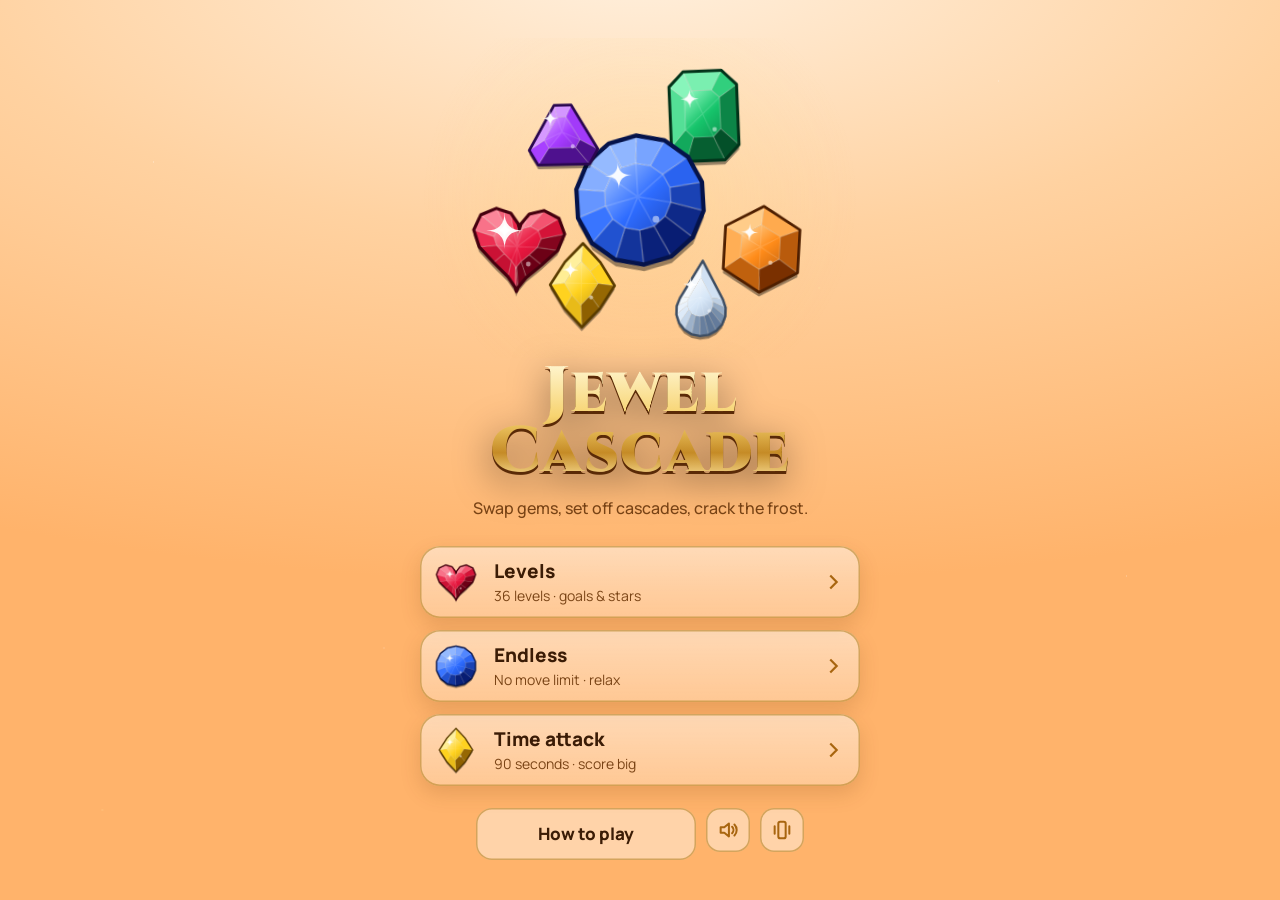
<file: index.html>
<!DOCTYPE html>
<html lang="en">
<head>
<meta charset="utf-8">
<meta name="viewport" content="width=device-width,initial-scale=1,maximum-scale=1,user-scalable=no,viewport-fit=cover">
<title>Jewel Cascade</title>
<meta name="description" content="A gem-matching puzzle game: swap jewels, set off cascades and crack the frost. 36 levels, endless and time-attack modes. Works offline.">
<meta name="theme-color" content="#ffd2a1">
<meta name="color-scheme" content="light">
<link rel="manifest" href="manifest.webmanifest">
<link rel="icon" type="image/png" sizes="32x32" href="icons/favicon-32.png">
<link rel="icon" type="image/png" sizes="192x192" href="icons/icon-192.png">
<link rel="apple-touch-icon" href="icons/apple-touch-icon.png">
<meta name="mobile-web-app-capable" content="yes">
<meta name="apple-mobile-web-app-capable" content="yes">
<meta name="apple-mobile-web-app-status-bar-style" content="default">
<meta name="apple-mobile-web-app-title" content="Jewel Cascade">
<link rel="preconnect" href="https://fonts.googleapis.com">
<link rel="preconnect" href="https://fonts.gstatic.com" crossorigin>
<link href="https://fonts.googleapis.com/css2?family=Cinzel:wght@700;900&family=Manrope:wght@500;700;800&display=swap" rel="stylesheet">
<link rel="stylesheet" href="css/styles.css">
</head>
<body>
<div id="app">
  <section id="home" class="screen active" aria-label="Home">
    <button class="installpill" data-act="install" hidden><svg viewBox="0 0 24 24"><path d="M12 4v11M7 10l5 5 5-5M5 20h14"/></svg>Install app</button>
    <canvas id="homeArt" aria-hidden="true"></canvas>
    <h1 class="title">Jewel<br>Cascade</h1>
    <p class="tag">Swap gems, set off cascades, crack the frost.</p>
    <div class="modes col">
      <button class="mode" data-act="map"><img data-gem="0" alt=""><span><b>Levels</b><small id="lvProg">36 levels</small></span><svg class="chev" viewBox="0 0 24 24"><path d="M9 5l7 7-7 7"/></svg></button>
      <button class="mode" data-act="endless"><img data-gem="4" alt=""><span><b>Endless</b><small id="endBest">No move limit · relax</small></span><svg class="chev" viewBox="0 0 24 24"><path d="M9 5l7 7-7 7"/></svg></button>
      <button class="mode" data-act="timed"><img data-gem="2" alt=""><span><b>Time attack</b><small id="timBest">90 seconds · score big</small></span><svg class="chev" viewBox="0 0 24 24"><path d="M9 5l7 7-7 7"/></svg></button>
    </div>
    <div class="homebar col">
      <button class="btn ghost" data-act="how">How to play</button>
      <button class="icon" data-act="sound" aria-label="Sound" aria-pressed="true"></button>
      <button class="icon vibonly" data-act="vib" aria-label="Vibration" aria-pressed="true"></button>
    </div>
  </section>

  <section id="map" class="screen" aria-label="Levels">
    <div class="topbar">
      <button class="icon" data-act="home" aria-label="Back"><svg viewBox="0 0 24 24"><path d="M15 5l-7 7 7 7"/></svg></button>
      <h2>Levels</h2>
      <div class="pill" id="starTotal"></div>
    </div>
    <div id="levels"></div>
  </section>

  <section id="game" class="screen" aria-label="Game">
    <div class="hud">
      <button class="icon" data-act="pause" aria-label="Pause"><svg viewBox="0 0 24 24"><path d="M9 6v12M15 6v12"/></svg></button>
      <div class="hudmid">
        <div id="modeLbl">Level 1</div>
        <div id="scoreVal">0</div>
        <div class="bar" id="bar"><i id="barFill"></i></div>
      </div>
      <div class="movebox"><div id="movesVal">20</div><div id="movesLbl">moves</div></div>
    </div>
    <div id="goals"></div>
    <div id="boardWrap">
      <div id="frame"><canvas id="board" aria-label="Game board: swipe a gem to swap it with a neighbour"></canvas></div>
      <div id="banner"><span></span></div>
    </div>
  </section>
</div>
<div id="modal" class="modal hidden" role="dialog" aria-modal="true"><div class="card" id="card"></div></div>
<script src="js/engine.js" defer></script>
<script src="js/gems.js" defer></script>
<script src="js/game.js" defer></script>
</body>
</html>
</file>
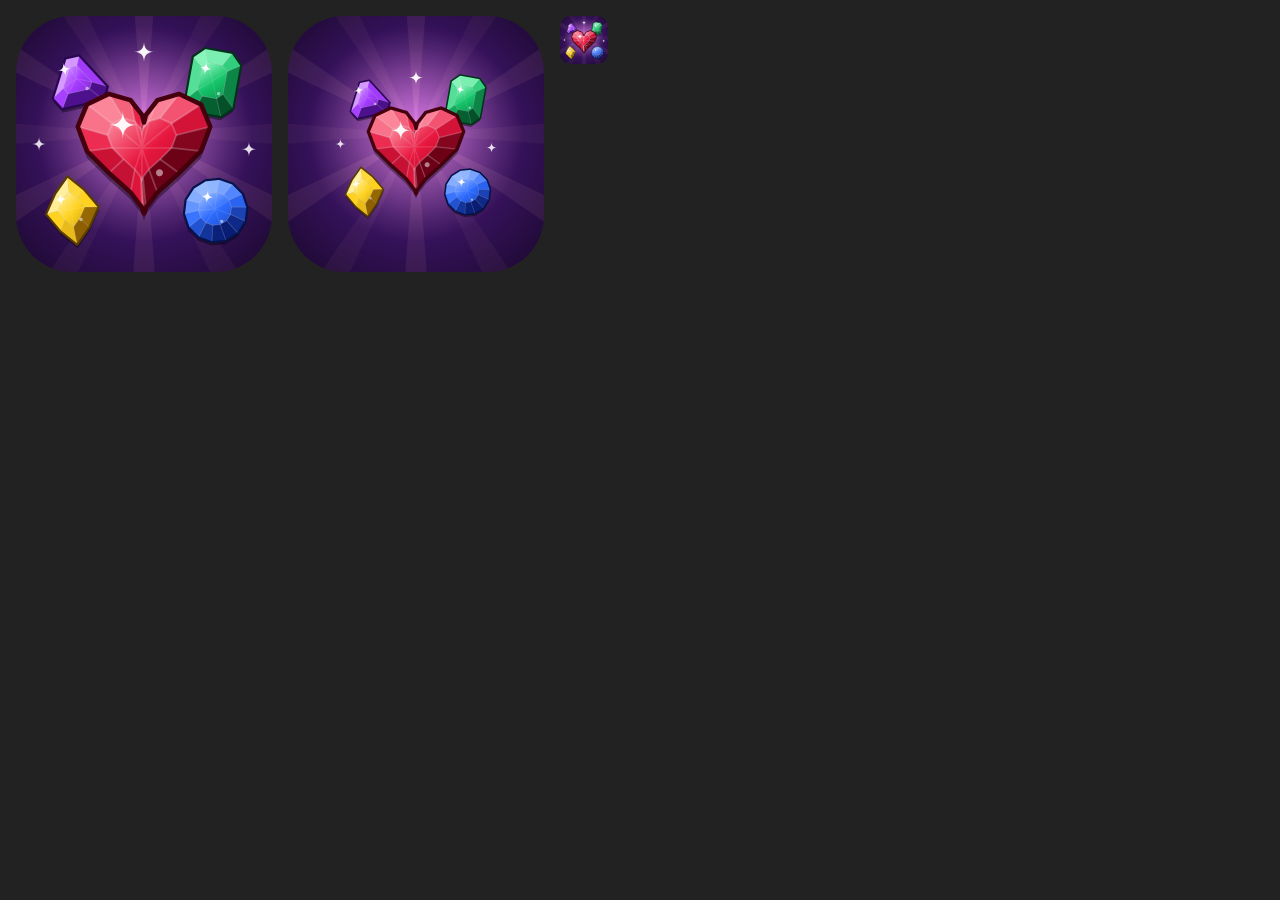
<file: tools/icon.html>
<!DOCTYPE html>
<html lang="en">
<head><meta charset="utf-8"><title>Jewel Cascade icon generator</title>
<style>body{margin:0;background:#222;display:flex;gap:16px;flex-wrap:wrap;padding:16px}canvas{border-radius:22%;width:256px;height:256px}</style></head>
<body>
<!-- Renders the app icon from the same gem artwork the game uses.
     Run tools/make-icons.py (Playwright + Chrome) to export the PNGs into /icons. -->
<script src="../js/engine.js"></script>
<script src="../js/gems.js"></script>
<script>
// Background: velvet with a warm glow and faint light rays, like the board's frame catching light.
function background(c, S) {
  const g = c.createRadialGradient(S * .5, S * .42, 0, S * .5, S * .5, S * .75);
  g.addColorStop(0, '#7a2bb0'); g.addColorStop(.45, '#3d1466'); g.addColorStop(1, '#160827');
  c.fillStyle = g; c.fillRect(0, 0, S, S);
  c.save(); c.translate(S * .5, S * .46); c.globalCompositeOperation = 'lighter';
  for (let i = 0; i < 12; i++) {
    c.rotate(Math.PI / 6); c.beginPath(); c.moveTo(0, 0); c.lineTo(S * .9, -S * .07); c.lineTo(S * .9, S * .07); c.closePath();
    c.fillStyle = `rgba(255,214,120,${i % 2 ? .035 : .06})`; c.fill();
  }
  const h = c.createRadialGradient(0, 0, 0, 0, 0, S * .42); h.addColorStop(0, 'rgba(255,215,130,.38)'); h.addColorStop(1, 'rgba(255,215,130,0)');
  c.fillStyle = h; c.beginPath(); c.arc(0, 0, S * .42, 0, 7); c.fill();
  c.restore();
}
function gemAt(c, ci, x, y, R, rot = 0, s = 0) {
  c.save(); c.translate(x, y); c.rotate(rot);
  if (s === SP.WRAP) { drawSetting(c, R); drawGem(c, ci, R * .76); } else drawGem(c, ci, R);
  c.restore();
}
function drawIcon(c, S, maskable) {
  background(c, S);
  const k = maskable ? 0.72 : 1;           // maskable icons keep every gem inside the central safe circle
  c.save(); c.translate(S / 2, S / 2); c.scale(k, k); c.translate(-S / 2, -S / 2);
  // A ruby heart surrounded by four smaller cut gems, each in its own shape.
  gemAt(c, 5, S * .24, S * .25, S * .135, -.22);
  gemAt(c, 3, S * .77, S * .26, S * .13, .18);
  gemAt(c, 2, S * .22, S * .76, S * .13, -.14);
  gemAt(c, 4, S * .78, S * .76, S * .13, .12);
  gemAt(c, 0, S * .5, S * .53, S * .275, 0);
  glint(c, S * .5, S * .14, S * .04, .95);
  glint(c, S * .09, S * .5, S * .028, .85);
  glint(c, S * .91, S * .52, S * .03, .85);
  c.restore();
}
window.render = (S, maskable) => { const cv = document.createElement('canvas'); cv.width = cv.height = S; drawIcon(cv.getContext('2d'), S, maskable); return cv; };
for (const m of [false, true]) document.body.appendChild(render(512, m));
// small-size preview
const sm = render(48, false); sm.style.width = sm.style.height = '48px'; document.body.appendChild(sm);
</script>
</body>
</html>
</file>
<file: css/styles.css>
/* VOICE: a jeweller's velvet tray at night — rich, glinting, playful.
   IDEA: a gem case: faceted stones set into a gold-framed velvet board.
   PICTURE: the board itself; on the home screen a floating cluster of cut gems.
   COLOUR and TYPE: deep plum velvet, gold trim, each gem its own hue; Cinzel lettering + Manrope.
   LAYOUT: one phone-width column; HUD, goals, square board filling the rest. */
:root{color-scheme:light;--bg:#ffd2a1;--bg2:#ffb36b;--ink:#3b1c06;--muted:#7a4416;--gold:#f2c75c;--gold2:#b8862b;--accent:#a8650f;--panel:rgba(255,255,255,.42);--line:rgba(184,134,43,.6);
  --sat:env(safe-area-inset-top,0px);--sab:env(safe-area-inset-bottom,0px);--sal:env(safe-area-inset-left,0px);--sar:env(safe-area-inset-right,0px)}
*{box-sizing:border-box;min-width:0;-webkit-tap-highlight-color:transparent}
html,body{height:100%;margin:0;overflow:hidden;overscroll-behavior:none}
body{background:radial-gradient(120% 70% at 50% -5%,#fff1e0 0%,#ffd2a1 45%,#ffb36b 100%) fixed,#ffb36b;color:var(--ink);font:16px/1.45 Manrope,system-ui,-apple-system,"Segoe UI",sans-serif;
  -webkit-user-select:none;user-select:none;touch-action:manipulation;-webkit-touch-callout:none}
body::before{content:"";position:fixed;inset:0;pointer-events:none;opacity:.5;background-image:radial-gradient(1px 1px at 12% 18%,#fff8 50%,transparent),radial-gradient(1px 1px at 78% 9%,#fff7 50%,transparent),radial-gradient(1.5px 1.5px at 64% 32%,#ffe9a666 50%,transparent),radial-gradient(1px 1px at 30% 72%,#fff5 50%,transparent),radial-gradient(1px 1px at 88% 64%,#fff6 50%,transparent),radial-gradient(1.5px 1.5px at 8% 90%,#ffe9a655 50%,transparent)}
button{font:inherit;color:inherit;border:0;background:none;cursor:pointer;touch-action:manipulation}
button:focus-visible{outline:3px solid var(--ink);outline-offset:3px}
#app{position:fixed;inset:0;padding:calc(var(--sat) + 8px) calc(var(--sar) + 12px) calc(var(--sab) + 10px) calc(var(--sal) + 12px)}
.screen{position:absolute;inset:inherit;padding:inherit;display:none;flex-direction:column;align-items:center;max-width:600px;margin:0 auto}
.screen.active{display:flex}
.col{width:100%;max-width:440px}
.title{font-family:Cinzel,Georgia,serif;font-weight:900;line-height:.95;letter-spacing:.01em;text-align:center;margin:0;
  background:linear-gradient(180deg,#fff6d2 0%,#f7d36f 45%,#c58b26 75%,#ffe7a1 100%);-webkit-background-clip:text;background-clip:text;color:transparent;filter:drop-shadow(0 3px 0 #5a2a07) drop-shadow(0 8px 18px rgba(0,0,0,.5))}
h1.title{font-size:clamp(42px,13vw,64px)}
.tag{color:var(--muted);text-align:center;margin:10px 0 0;font-weight:500}
/* buttons */
.btn{display:flex;align-items:center;justify-content:center;gap:10px;min-height:52px;padding:0 20px;border-radius:16px;font-weight:800;font-size:17px;width:100%;
  background:linear-gradient(180deg,#fff0b3,#f2c75c 45%,#d99a2f);color:#2a1240;box-shadow:0 4px 0 #8a5512,0 8px 18px rgba(0,0,0,.35);transition:transform .08s,box-shadow .08s}
.btn:active{transform:translateY(3px);box-shadow:0 1px 0 #8a5512,0 4px 10px rgba(0,0,0,.35)}
.btn.ghost{background:var(--panel);color:var(--ink);box-shadow:inset 0 0 0 1.5px var(--line)}
.btn.ghost:active{transform:translateY(2px)}
.icon{width:44px;height:44px;border-radius:14px;display:grid;place-items:center;background:var(--panel);box-shadow:inset 0 0 0 1.5px var(--line);flex:none}
.icon svg{width:22px;height:22px;fill:none;stroke:var(--accent);stroke-width:2.2;stroke-linecap:round;stroke-linejoin:round}
.icon[aria-pressed=false] svg{stroke:#8d7aa8}
/* home */
#home{justify-content:center;gap:4px}
#homeArt{width:100%;max-width:440px;height:min(38vh,320px);display:block}
.modes{display:grid;gap:12px;margin-top:22px}
.mode{display:grid;grid-template-columns:52px 1fr auto;align-items:center;gap:12px;text-align:left;padding:10px 16px 10px 10px;border-radius:20px;min-height:72px;
  background:linear-gradient(180deg,rgba(255,255,255,.5),rgba(255,255,255,.28));box-shadow:inset 0 0 0 1.5px var(--line),0 8px 20px rgba(122,68,22,.18);transition:transform .08s}
.mode:active{transform:scale(.98)}
.mode img{width:52px;height:52px}
.mode b{display:block;font-size:19px;font-weight:800}
.mode small{display:block;color:var(--muted);font-size:14px}
.mode .chev{width:22px;height:22px;stroke:var(--accent);fill:none;stroke-width:2.4}
.homebar{display:flex;gap:10px;justify-content:center;margin-top:18px}
.homebar .btn{width:auto;flex:1;max-width:220px}
/* install prompt */
.installpill{position:absolute;top:calc(var(--sat) + 10px);left:50%;transform:translateX(-50%);z-index:3;display:flex;align-items:center;gap:8px;min-height:44px;padding:0 18px;border-radius:999px;
  font-weight:800;font-size:15px;color:#2a1240;background:linear-gradient(180deg,#fff0b3,#f2c75c 50%,#d99a2f);box-shadow:0 3px 0 #8a5512,0 8px 20px rgba(0,0,0,.4);white-space:nowrap}
.installpill[hidden]{display:none}
.installpill svg{width:18px;height:18px;fill:none;stroke:currentColor;stroke-width:2.6;stroke-linecap:round;stroke-linejoin:round}
.steps{text-align:left;display:grid;gap:12px;margin:14px 0 4px;padding:0;list-style:none;counter-reset:s}
.steps li{display:grid;grid-template-columns:32px 1fr;gap:12px;align-items:center;color:var(--ink);counter-increment:s}
.steps li::before{content:counter(s);width:32px;height:32px;border-radius:50%;display:grid;place-items:center;background:var(--gold);color:#2a1240;font-weight:800}
.steps svg{width:20px;height:20px;vertical-align:-4px;fill:none;stroke:var(--gold);stroke-width:2.2;stroke-linecap:round;stroke-linejoin:round}
/* map */
.topbar{display:flex;align-items:center;gap:12px;width:100%;max-width:520px;padding-bottom:10px}
.topbar h2{flex:1;margin:0;font:900 26px/1 Cinzel,serif;color:var(--accent)}
.pill{display:flex;align-items:center;gap:6px;font-weight:800;padding:8px 12px;border-radius:999px;background:var(--panel);box-shadow:inset 0 0 0 1.5px var(--line)}
.pill svg{width:18px;height:18px}
#levels{flex:1;overflow-y:auto;width:100%;max-width:520px;padding:4px 8px 24px;-webkit-overflow-scrolling:touch;touch-action:pan-y}
.chapter{margin:14px 0 8px;display:flex;align-items:center;gap:10px;font:700 17px/1.2 Cinzel,serif;color:var(--ink)}
.chapter img{width:30px;height:30px}
.chapter span{color:var(--muted);font:600 13px Manrope,sans-serif;margin-left:auto}
.lvrow{display:grid;grid-template-columns:repeat(6,minmax(0,1fr));gap:8px}
.lv{aspect-ratio:1;border-radius:14px;display:flex;flex-direction:column;align-items:center;justify-content:center;gap:2px;font-weight:800;font-size:19px;color:#fff;
  background:linear-gradient(160deg,var(--c1),var(--c2));box-shadow:inset 0 1.5px 0 rgba(255,255,255,.35),inset 0 -3px 0 rgba(0,0,0,.25),0 4px 10px rgba(0,0,0,.3);text-shadow:0 1px 2px rgba(0,0,0,.5);min-height:44px}
.lv .st{display:flex;gap:1px}
.lv .st svg{width:11px;height:11px}
.lv[disabled]{filter:grayscale(.85) brightness(.55);cursor:default}
.lv[disabled] svg.lock{width:18px;height:18px;stroke:#fff;fill:none;stroke-width:2.2}
.lv.next{animation:glow 1.6s ease-in-out infinite}
@keyframes glow{50%{box-shadow:inset 0 1.5px 0 rgba(255,255,255,.35),0 0 0 3px #fff6,0 0 22px #ffe08a}}
/* game */
#game{gap:8px}
.hud{display:grid;grid-template-columns:44px minmax(0,1fr) 78px;gap:10px;align-items:center;width:100%;max-width:560px}
.hudmid{text-align:center}
#modeLbl{font:700 14px/1.1 Cinzel,serif;color:var(--muted);letter-spacing:.02em}
#scoreVal{font-weight:800;font-size:26px;line-height:1.15;font-variant-numeric:tabular-nums}
.bar{position:relative;height:10px;border-radius:99px;background:rgba(0,0,0,.35);box-shadow:inset 0 0 0 1px rgba(255,255,255,.1);margin:4px 4px 0}
.bar i{position:absolute;inset:0 auto 0 0;border-radius:inherit;background:linear-gradient(90deg,#c58b26,#ffe08a);width:0;transition:width .3s}
.bar b{position:absolute;top:50%;width:16px;height:16px;margin:-8px 0 0 -8px}
.bar b svg{width:16px;height:16px;display:block}
.movebox{border-radius:16px;padding:6px 4px;text-align:center;background:linear-gradient(180deg,rgba(255,255,255,.12),rgba(255,255,255,.04));box-shadow:inset 0 0 0 1.5px var(--line)}
#movesVal{font-weight:800;font-size:26px;line-height:1.05;font-variant-numeric:tabular-nums}
#movesVal.warn{color:#c0262d}
#movesLbl{font-size:13px;color:var(--muted)}
#goals{display:flex;gap:8px;justify-content:center;flex-wrap:wrap;min-height:40px;align-items:center;width:100%}
.goal{display:flex;align-items:center;gap:6px;padding:3px 12px 3px 4px;border-radius:999px;background:var(--panel);box-shadow:inset 0 0 0 1px rgba(255,255,255,.12);font-weight:800;font-variant-numeric:tabular-nums}
.goal img{width:32px;height:32px}
.goal.done{box-shadow:inset 0 0 0 1.5px var(--accent)}
.goal.done em{color:var(--accent);font-style:normal}
.goalnote{color:var(--muted);font-size:14px}
#boardWrap{flex:none;margin-block:auto;width:100%;display:grid;place-items:center;position:relative}
#frame{padding:6px;border-radius:22px;background:linear-gradient(145deg,#fff1b8,#c58b26 30%,#ffe08a 52%,#8a5512 78%,#f2c75c);box-shadow:0 14px 40px rgba(0,0,0,.55),0 0 0 1px rgba(0,0,0,.5)}
#board{display:block;border-radius:16px;background:radial-gradient(120% 120% at 30% 0%,#2a1147,#130828 70%);touch-action:none}
#banner{position:absolute;inset:0;display:grid;place-items:center;pointer-events:none;z-index:2}
#banner span{font:900 clamp(30px,10vw,48px)/1 Cinzel,serif;text-align:center;opacity:0;padding:0 12px;
  background:linear-gradient(180deg,#fffbe6,#ffd76a 50%,#e09a2a);-webkit-background-clip:text;background-clip:text;color:transparent;filter:drop-shadow(0 3px 0 #4a1d05) drop-shadow(0 0 18px rgba(255,200,90,.6))}
#banner span.go{animation:pop 1.15s cubic-bezier(.2,.9,.3,1.2) forwards}
@keyframes pop{0%{opacity:0;transform:scale(.4)}18%{opacity:1;transform:scale(1.08)}30%{transform:scale(1)}78%{opacity:1;transform:scale(1)}100%{opacity:0;transform:scale(1.1) translateY(-12px)}}
/* modal */
.modal{position:fixed;inset:0;z-index:10;display:grid;place-items:center;background:rgba(8,3,16,.72);-webkit-backdrop-filter:blur(5px);backdrop-filter:blur(5px);padding:16px}
.modal.hidden{display:none}
.card{--ink:#fff7fb;--muted:#ffe0ef;--accent:var(--gold);--panel:rgba(255,255,255,.14);--line:rgba(242,199,92,.45);color:var(--ink);width:100%;max-width:380px;max-height:calc(100dvh - 32px);overflow-y:auto;border-radius:26px;padding:24px 20px 20px;text-align:center;
  background:linear-gradient(180deg,#b3216c,#6e0c3f);box-shadow:inset 0 0 0 2px var(--line),0 20px 60px rgba(0,0,0,.6);animation:rise .28s cubic-bezier(.2,.9,.3,1.15)}
@keyframes rise{from{transform:translateY(24px) scale(.94);opacity:0}}
.card h2{font:900 30px/1.05 Cinzel,serif;margin:0 0 6px;color:var(--gold)}
.card p{margin:6px 0;color:var(--muted)}
.card .stack{display:grid;gap:10px;margin-top:18px}
.card .row2{display:grid;grid-template-columns:1fr 1fr;gap:10px}
.bigstars{display:flex;justify-content:center;align-items:flex-end;gap:6px;margin:10px 0 4px;height:76px}
.bigstars svg{width:58px;height:58px;opacity:.25;transform:scale(.8)}
.bigstars svg:nth-child(2){width:72px;height:72px}
.bigstars svg.on{animation:star .45s cubic-bezier(.2,.9,.3,1.5) forwards}
@keyframes star{0%{opacity:0;transform:scale(2) rotate(-30deg)}100%{opacity:1;transform:scale(1) rotate(0)}}
.bigscore{font-size:34px;font-weight:800;font-variant-numeric:tabular-nums;color:var(--ink)}
.newbest{display:inline-block;margin-top:4px;padding:3px 10px;border-radius:99px;background:var(--gold);color:#2a1240;font-weight:800;font-size:13px}
.goallist{display:flex;gap:10px;justify-content:center;flex-wrap:wrap;margin:14px 0 4px}
.goallist .goal{padding-right:14px}
.how{text-align:left;display:grid;gap:12px;margin:12px 0 4px}
.how div{display:grid;grid-template-columns:48px 1fr;gap:12px;align-items:center}
.how img{width:48px;height:48px}
.how b{color:var(--ink)}
.how p{margin:0;font-size:15px}
.setrow{display:flex;gap:10px;justify-content:center;margin-top:14px}
.setrow .icon{width:52px;height:52px}
@media (max-height:640px){#homeArt{height:26vh}.modes{margin-top:12px;gap:8px}.mode{min-height:60px}#scoreVal,#movesVal{font-size:22px}}
@media (prefers-reduced-motion:reduce){.lv.next,#banner span.go,.card{animation:none}#banner span.go{opacity:1}}
</file>
